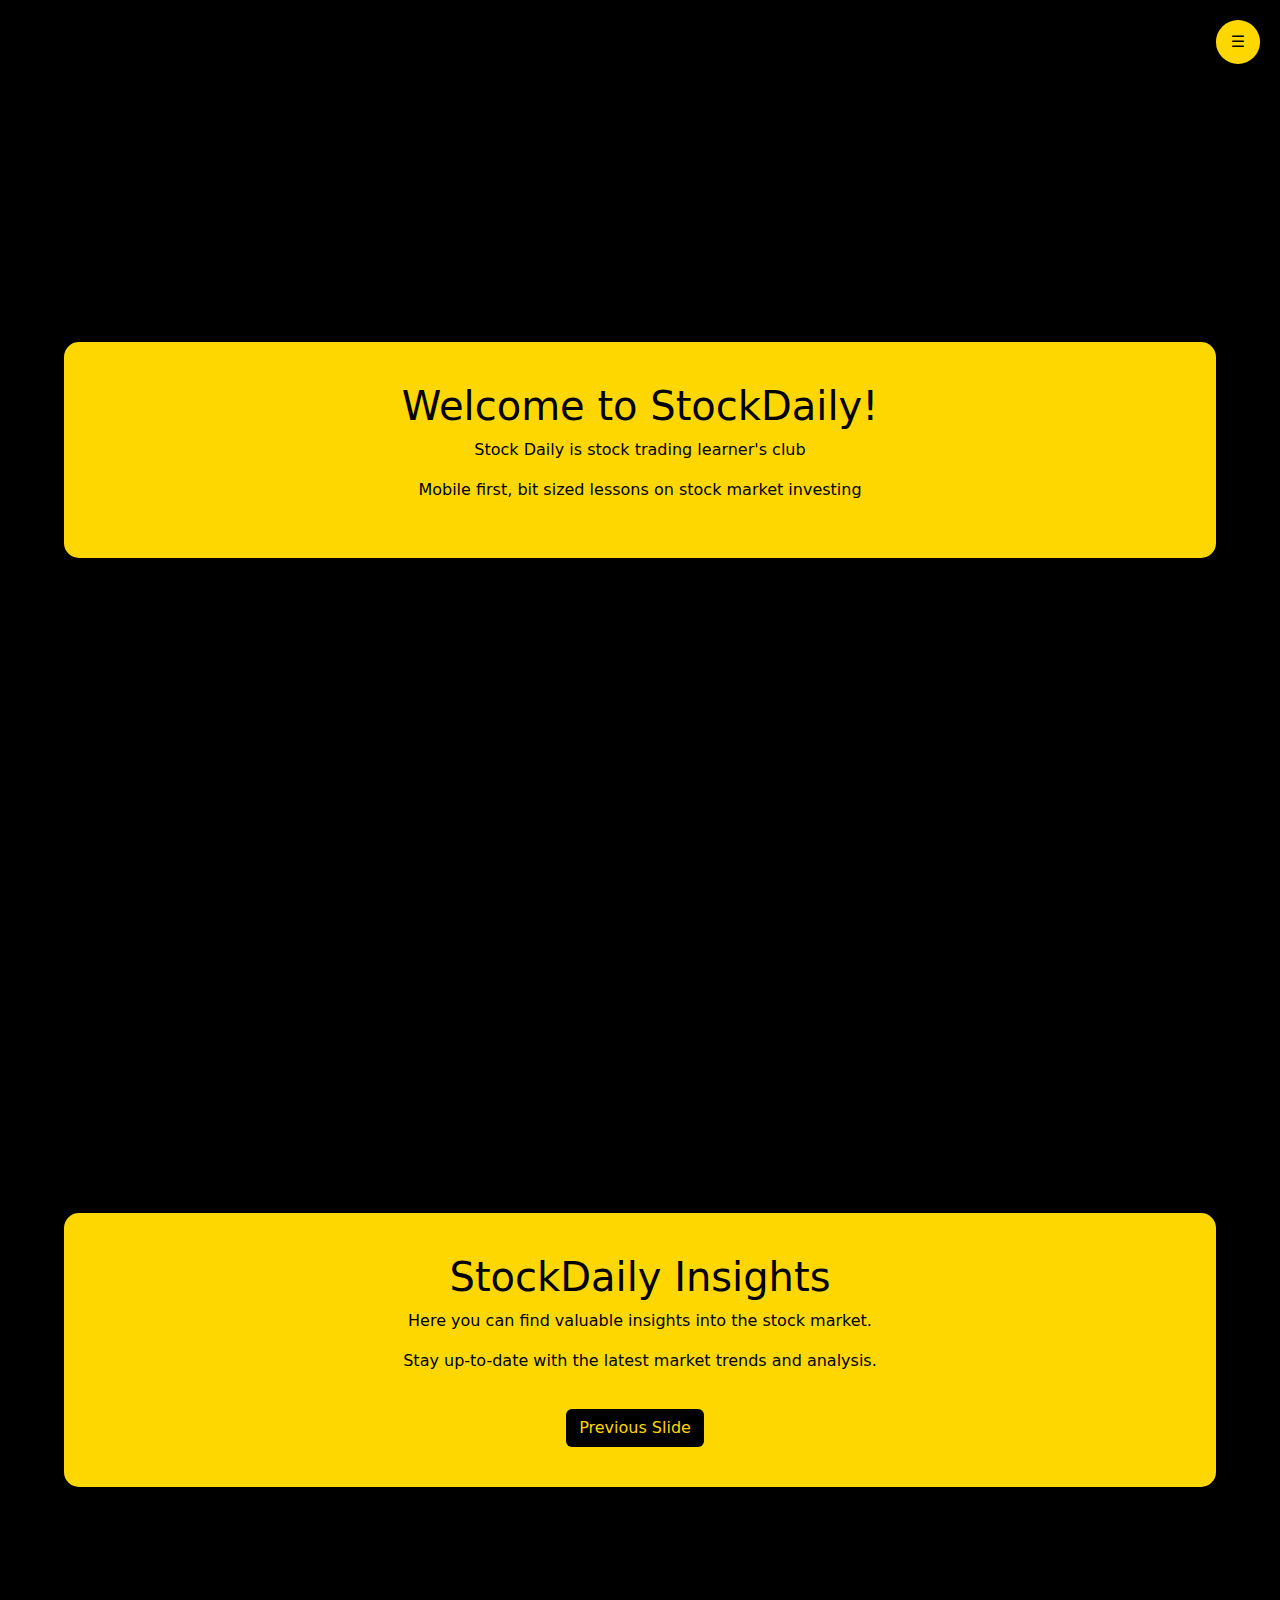
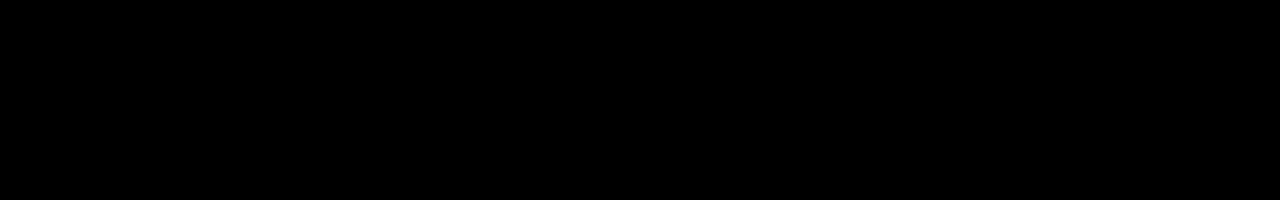
<file: index.html>
<!DOCTYPE html>
<html lang="en">
<head>
    <meta charset="UTF-8">
    <meta name="viewport" content="width=device-width, initial-scale=1.0">
    <title>Mobile Slide Page</title>
    <!-- Bootstrap 5 CSS -->
    <link href="https://cdn.jsdelivr.net/npm/bootstrap@5.3.0-alpha1/dist/css/bootstrap.min.css" rel="stylesheet">
    <!-- Custom CSS -->
    <link href="styles.css" rel="stylesheet">
</head>
<body>
<div class="g-signin2" data-onsuccess="onSignIn"></div>
    <!-- Menu Button -->
    <div class="menu-button" onclick="toggleMenu()">☰</div>

    <!-- Menu List -->
    <div class="menu-list" id="menuList"></div>

    <!-- Slides Container -->
    <div class="container-fluid d-flex justify-content-center align-items-center" style="height: 100vh;" id="slidesContainer">
        <!-- Slides will be dynamically generated here -->
    </div>

    <!-- Bootstrap JS (for responsiveness) -->
    <script src="https://cdn.jsdelivr.net/npm/bootstrap@5.3.0-alpha1/dist/js/bootstrap.bundle.min.js"></script>
<script src="https://apis.google.com/js/platform.js" async defer></script>
    <meta name="16325058706-st2l8u4r5o97dk5qph2tk5rd46sam4lc" content="16325058706-st2l8u4r5o97dk5qph2tk5rd46sam4lc.apps.googleusercontent.com">
    <!-- Embedded JSON Data and Custom JS for Slide Functionality -->
    <script>
        // JSON data for each slide
        const jsonData = [
            {
                "title": "Welcome to StockDaily!",
                "description": "Stock Daily is stock trading learner's club",
                "details": "Mobile first, bit sized lessons on stock market investing"
            },
            {

                "title": "Do you know how to differentiate a good stock from the bad one? We plan to teach you exactly that",
                "description": "Walk through the 10 most important terms and see yourself becoming a pro",
                "details": "Estimated time 2-3 minutes per term"
            },
            {
              "title_for_menu":"ROCE,ROE,EBITDA ...",
                "title": "Jargons of stock market",
                "description": "This is the second slide where you can continue to explore the app.",
                "details": "Explore advanced features and in-depth insights about the stock market."
            },
            {
                "title": "Fourth Slide Title",
                "description": "This is the second slide where you can continue to explore the app.",
                "details": "Explore advanced features and in-depth insights about the stock market."
            },
            {
                "title": "StockDaily Insights",
                "description": "Here you can find valuable insights into the stock market.",
                "details": "Stay up-to-date with the latest market trends and analysis."
            }
            // Add more slides here as needed
        ];

        function createSlides() {
            const slidesContainer = document.getElementById("slidesContainer");
            slidesContainer.innerHTML = ""; // Clear any existing content

            jsonData.forEach((slideData, index) => {
                const slideNumber = index + 1;

                // Create a new slide element
                const slideElement = document.createElement("div");
                slideElement.classList.add("slide");
                if (slideNumber === 1) slideElement.classList.add("active"); // Set the first slide as active

                slideElement.id = `slide${slideNumber}`;

                // Add slide content
                slideElement.innerHTML = `
                    <div class="main-box">
                        <h1>${slideData.title}</h1>
                        <p>${slideData.description}</p>
                        <p>${slideData.details}</p>
                        <div class="button-container">
                            ${slideNumber > 1 ? `<button class="btn btn-slide" onclick="nextSlide(${slideNumber - 1})">Previous Slide</button>` : ""}
                              
                        </div>
                    </div>
                `;

                slidesContainer.appendChild(slideElement);
            });
        }

        // function createMenu() {
        //     const menuList = document.getElementById("menuList");
        //     menuList.innerHTML = ""; // Clear any existing content
        //
        //     jsonData.forEach((slideData, index) => {
        //         const slideNumber = index + 1;
        //
        //         const menuItem = document.createElement("div");
        //         menuItem.classList.add("menu-item");
        //         menuItem.textContent = slideData.title_for_menu;
        //         menuItem.onclick = () => {
        //             nextSlide(slideNumber);
        //             toggleMenu(); // Close menu after selecting a slide
        //         };
        //
        //         menuList.appendChild(menuItem);
        //     });
        // }
        function createMenu() {
            const menuList = document.getElementById("menuList");
            menuList.innerHTML = ""; // Clear any existing content

            // Define the menu items and their corresponding HTML pages
            const menuItems = [
                { name: "Ratios ", page: "roce.html" },
                { name: "book summary", page: "books.html" },
                { name: "itemC", page: "itemC.html" }
            ];

            // Create menu items dynamically
            menuItems.forEach(item => {
                const menuItem = document.createElement("div");
                menuItem.classList.add("menu-item");
                menuItem.textContent = item.name;
                menuItem.onclick = () => {
                    window.location.href = item.page; // Navigate to the corresponding HTML page
                };

                menuList.appendChild(menuItem);
            });
        }

        function toggleMenu() {
            const menuList = document.getElementById("menuList");
            menuList.classList.toggle("active");
        }

        function nextSlide(slideNumber) {
            const slides = document.querySelectorAll('.slide');
            slides.forEach(slide => slide.classList.remove('active'));
            document.getElementById(`slide${slideNumber}`).classList.add('active');
        }

        // Initialize slides and menu on page load
        createSlides();
        createMenu();
    </script>

</body>
</html>
</file>
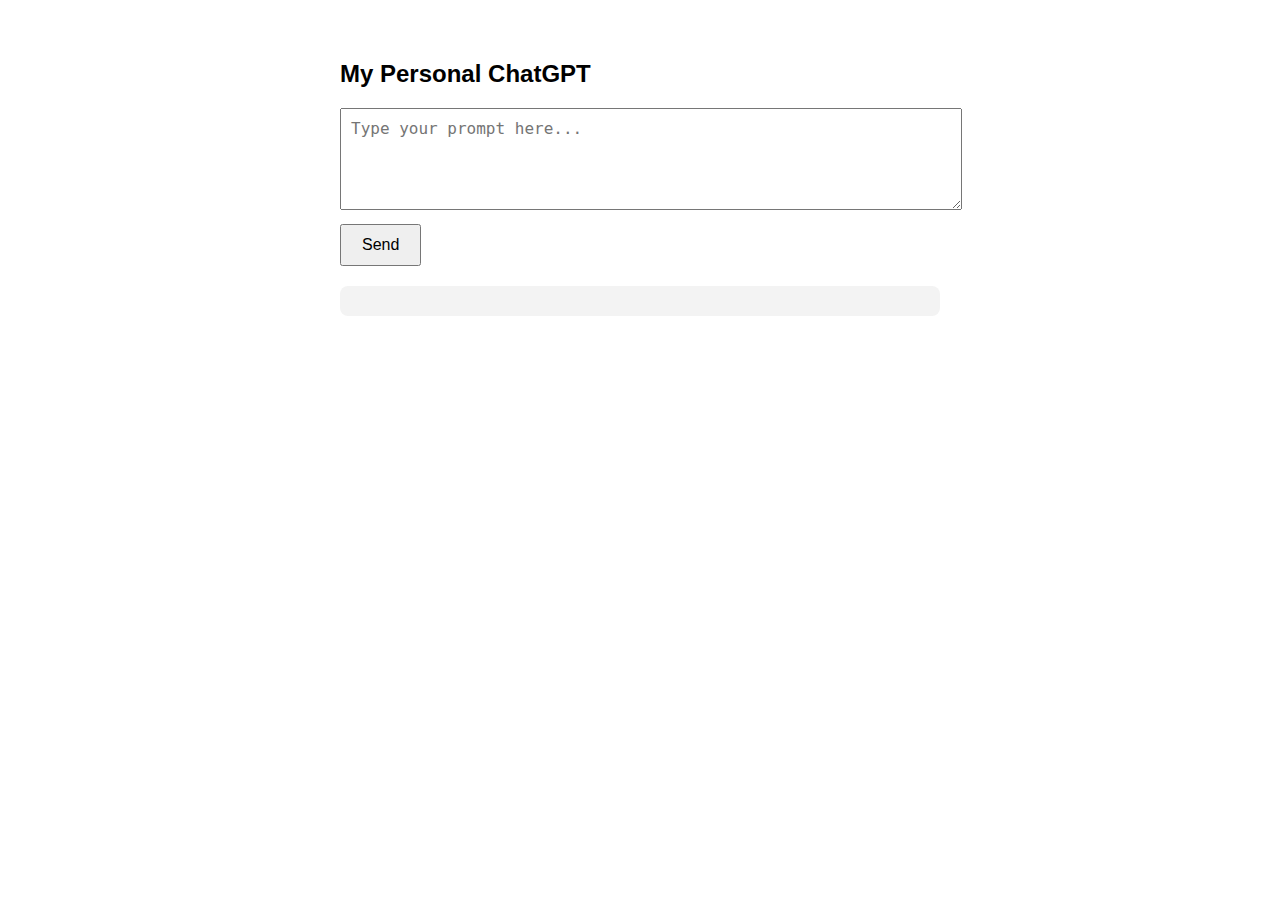
<file: allaboutvlsi.html>
<!DOCTYPE html>
<html lang="en">
<head>
  <meta charset="UTF-8" />
  <meta name="viewport" content="width=device-width, initial-scale=1.0"/>
  <title>My ChatGPT UI</title>
  <style>
    body {
      font-family: Arial, sans-serif;
      max-width: 600px;
      margin: 20px auto;
      padding: 20px;
    }
    textarea {
      width: 100%;
      height: 80px;
      padding: 10px;
      font-size: 16px;
    }
    button {
      padding: 10px 20px;
      margin-top: 10px;
      font-size: 16px;
      cursor: pointer;
    }
    #response {
      margin-top: 20px;
      white-space: pre-wrap;
      background-color: #f3f3f3;
      padding: 15px;
      border-radius: 8px;
    }
  </style>
</head>
<body>
  <h2>My Personal ChatGPT</h2>
  <textarea id="prompt" placeholder="Type your prompt here..."></textarea>
  <br/>
  <button onclick="sendToGPT()">Send</button>
  <div id="response"></div>

  <script>
    async function sendToGPT() {
      const prompt = document.getElementById('prompt').value;
      const responseBox = document.getElementById('response');
      responseBox.innerText = "Thinking...";

      //const apiKey = "YOUR_OPENAI_API_KEY";  // Replace with your API key
      const apiKey = 'sk-Z_O5tZV-_QoJEfPS-sBau0iwo_aMEH6e__e0BpezBmT3BlbkFJ5wJvchIJt3GLGkZb9T1SupAYs-nFkYBuXtZ8VTUUcA '
      const response = await fetch("https://api.openai.com/v1/chat/completions", {
        method: "POST",
        headers: {
          "Content-Type": "application/json",
          "Authorization": `Bearer ${apiKey}`
        },
        body: JSON.stringify({
          model: "gpt-3.5-turbo",
          messages: [{ role: "user", content: prompt }]
        })
      });

      const data = await response.json();
      if (data.choices && data.choices.length > 0) {
        responseBox.innerText = data.choices[0].message.content;
      } else {
        responseBox.innerText = "Something went wrong!";
      }
    }
  </script>
</body>
</html>
</file>
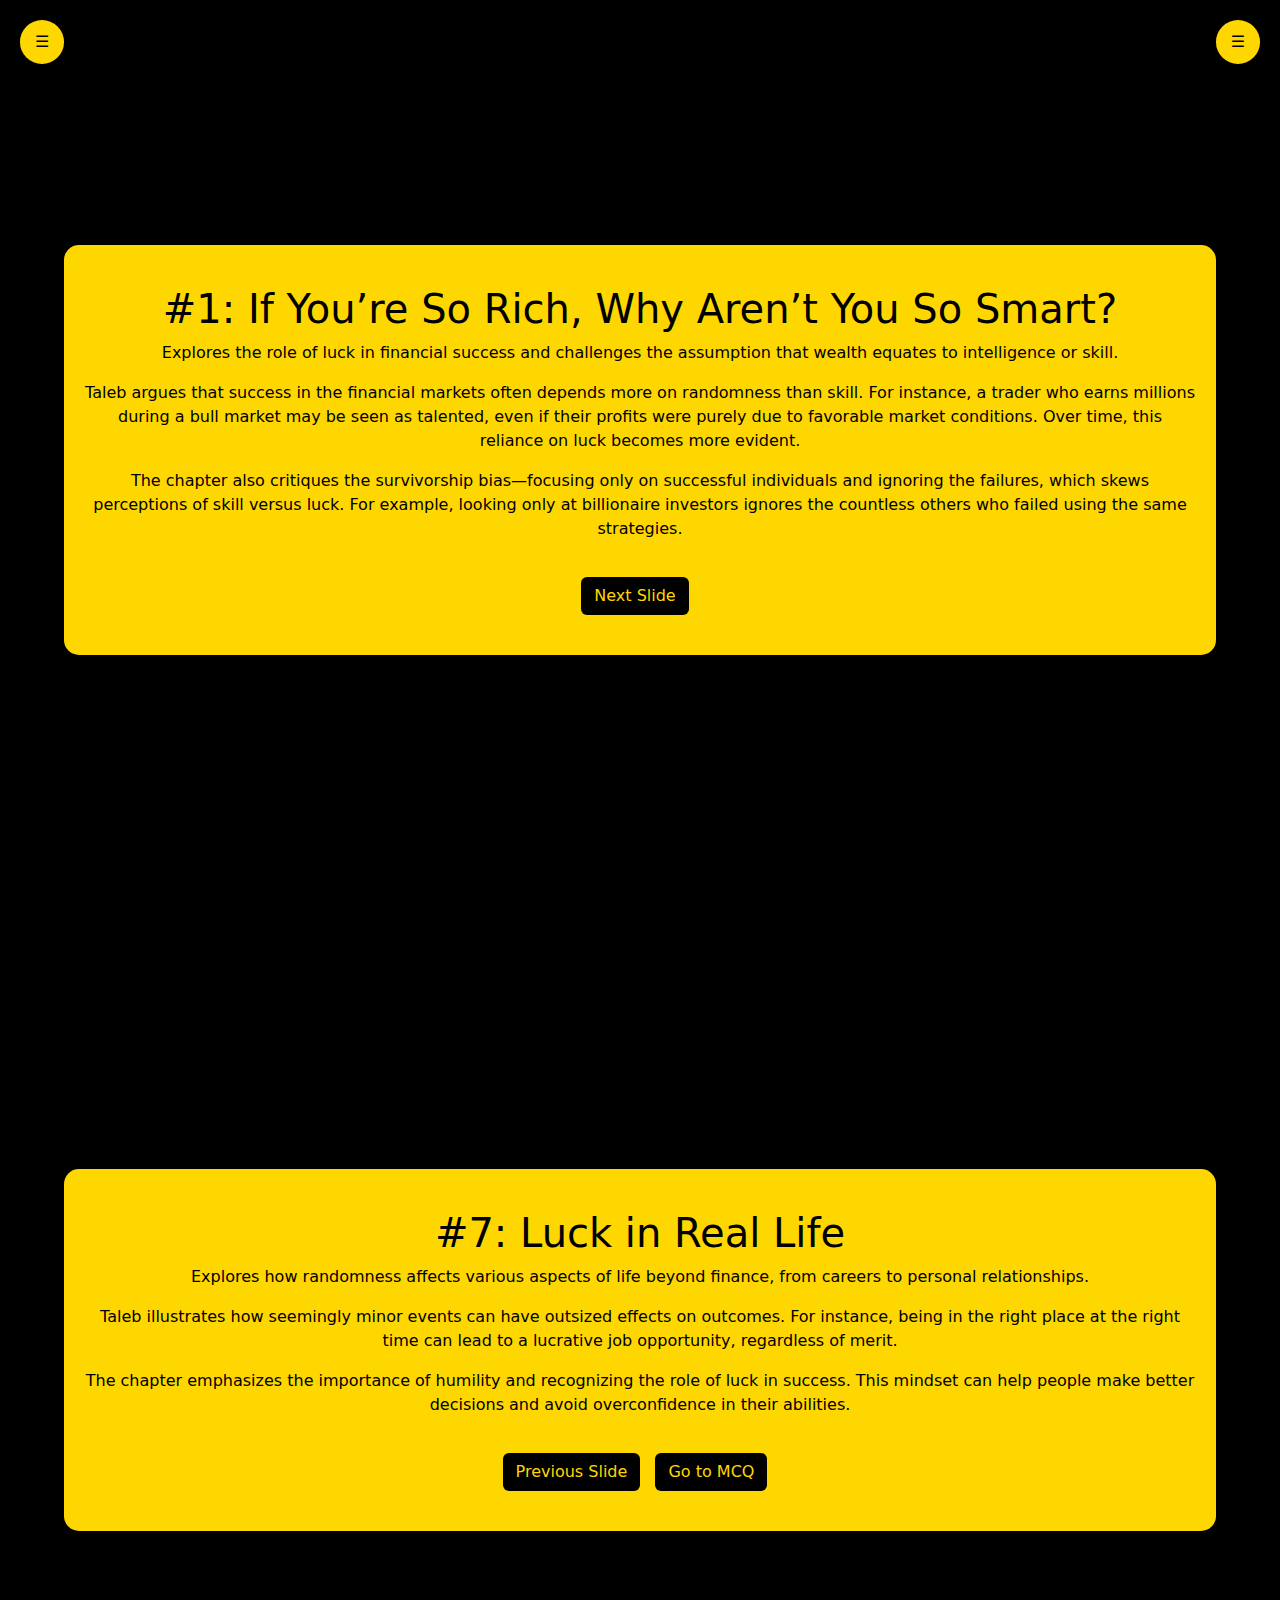
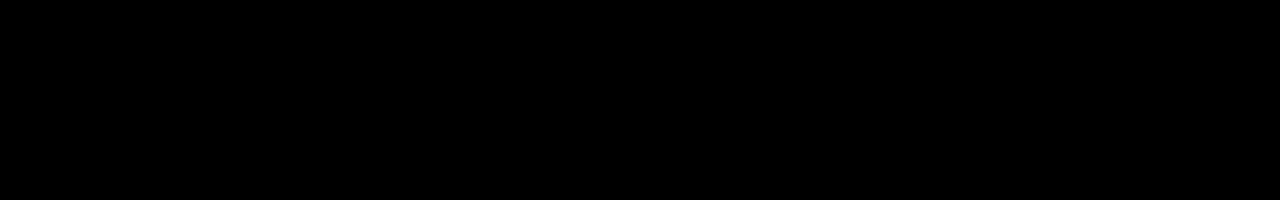
<file: book.html>
<!-- Seperate out menu - toogle from JavaScript -->
<!DOCTYPE html>
<html lang="en">
<head>
    <meta charset="UTF-8">
    <meta name="viewport" content="width=device-width, initial-scale=1.0">
    <title>Mobile Slide Page</title>
    <!-- Bootstrap 5 CSS -->
    <link href="https://cdn.jsdelivr.net/npm/bootstrap@5.3.0-alpha1/dist/css/bootstrap.min.css" rel="stylesheet">
    <!-- Custom CSS -->
    <link href="styles.css" rel="stylesheet">
    <style>
        /* CSS to ensure newlines are respected */
        #menuList {
            white-space: pre-line; /* Newlines will be rendered */
        }
    </style>
</head>
<body>

    <!-- Menu Button -->
    <div class="menu-button" onclick="toggleMenu()">☰</div>
<div class="menu-button-left" onclick="toggleMenuLeft()">☰</div>
    <!-- Menu List -->
    <div class="menu-list" id="menuList"></div>
  <div class="menu-list-left" id="menuListLeft"></div>
    <!-- Slides Container -->
    <div class="container-fluid d-flex justify-content-center align-items-center" style="height: 100vh;" id="slidesContainer">
        <!-- Slides will be dynamically generated here -->
    </div>

    <!-- Bootstrap JS (for responsiveness) -->
    <script src="https://cdn.jsdelivr.net/npm/bootstrap@5.3.0-alpha1/dist/js/bootstrap.bundle.min.js"></script>

    <!-- Embedded JSON Data and Custom JS for Slide Functionality -->
<script src="json.js"></script>
    <script src="toggle.js"></script>
    <script>
        // JSON data for each slide
        // function createMenu() {
        //     const menuList = document.getElementById("menuList");
        //     menuList.innerHTML = ""; // Clear any existing content
        //
        //     jsonData.forEach((slideData, index) => {
        //         const slideNumber = index + 1;
        //
        //         const menuItem = document.createElement("div");
        //         menuItem.classList.add("menu-item");
        //         menuItem.textContent = slideData.title_for_menu;
        //         menuItem.onclick = () => {
        //             nextSlide(slideNumber);
        //             toggleMenu(); // Close menu after selecting a slide
        //         };
        //
        //         menuList.appendChild(menuItem);
        //     });
        // }
//Create menus was Here

        // Initialize slides and menu on page load
      //  createSlides();
      createSlides(summary5);
      //createSlides(jsonData);
        createMenu();
        createMenuLeft();
    </script>

</body>
</html>
</file>
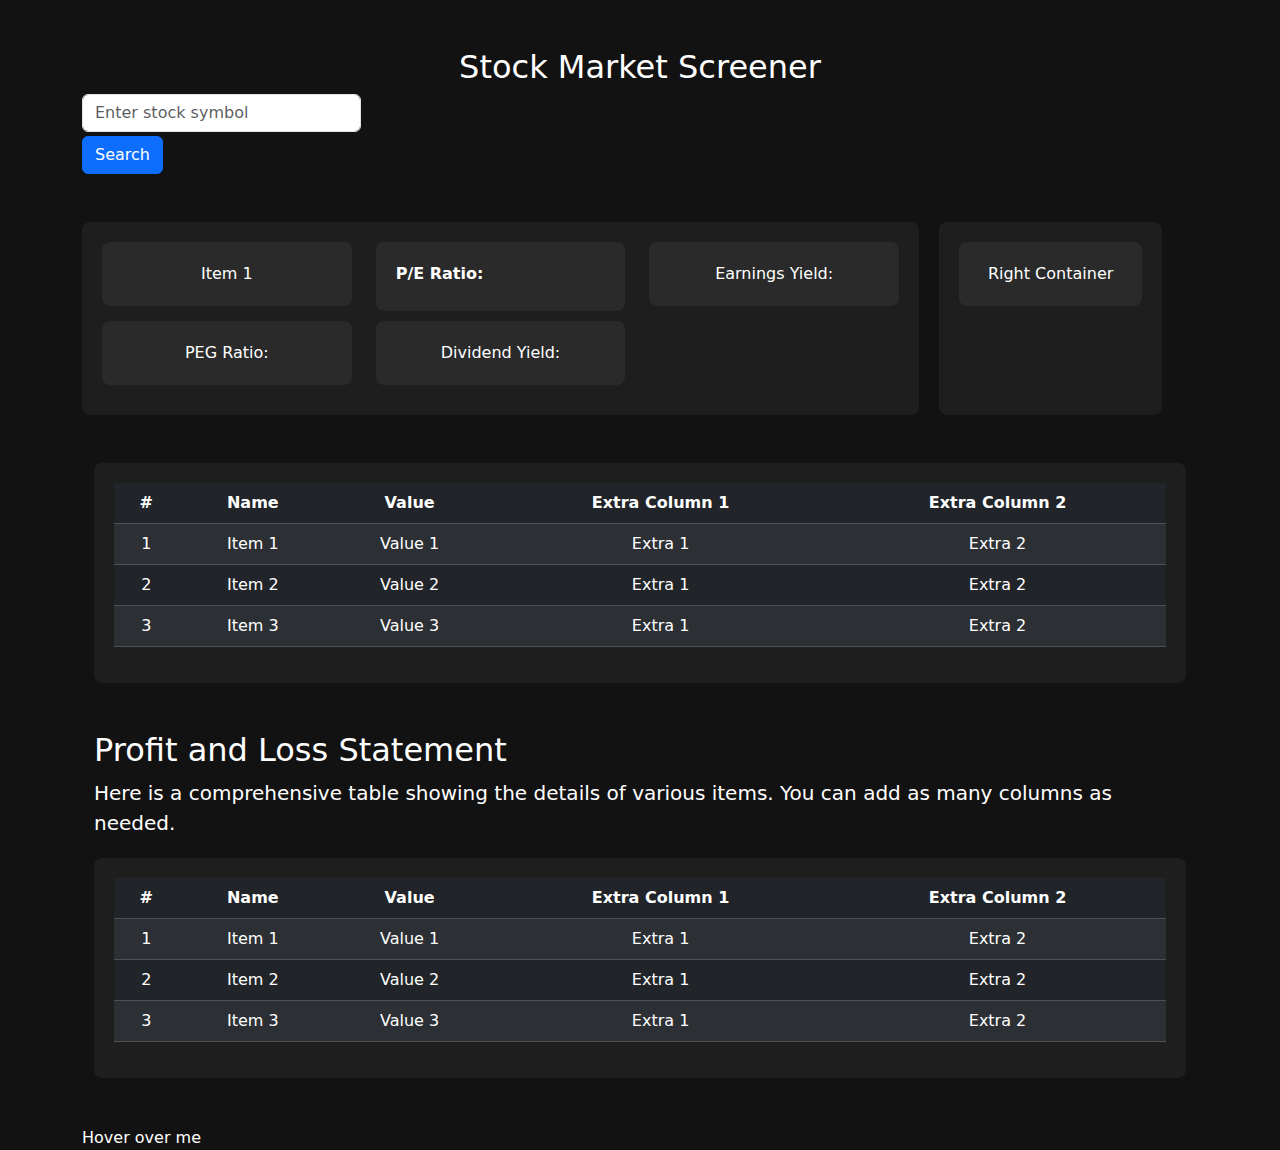
<file: index_gui_trial.html>
<!-- This code has working
1. one container divided into 3 columns and 1 container beside
2. Two tables
3. A hover over info box in solid yellow color -->
<!DOCTYPE html>
<html lang="en">
<head>
    <meta charset="UTF-8">
    <meta name="viewport" content="width=device-width, initial-scale=1.0">
    <title>Two Containers Layout</title>
    <link href="https://cdn.jsdelivr.net/npm/bootstrap@5.3.0/dist/css/bootstrap.min.css" rel="stylesheet">
<script type="text/javascript">
  async function loadLocalJSON() {
      try {
          const response1 = await fetch('data2.json'); // Fetch the local JSON file
          const data = await response1.json(); // Parse it as JSON
          console.log('Data loaded:', data); // Log the data to the console

          // Clear previous results
          document.getElementById('result2').innerHTML = '';

          // Loop through the JSON object and display each key-value pair
          for (const [key, value] of Object.entries(data)) {
              const paragraph = document.createElement('p');
              paragraph.innerText = `${key}: ${value}`;
              document.getElementById('result2').appendChild(paragraph);
          }

      } catch (error) {
          console.error('Error loading local JSON:', error);
          document.getElementById('result2').innerText = 'Error loading local JSON';
      }
  }
  async function fetchStockData() {
     const symbol = document.getElementById('symbol').value;
     console.log(`Fetching data for symbol: ${symbol}`);

     try {
         const response = await fetch(`http://localhost:5000/api/stock?symbol=${symbol}`);
         const data = await response.json();
         console.log('Response:', data);

         if (response.ok) {
           //document.getElementById('result').innerText = `Price of ${data."dividend_yield"}`;
             //document.getElementById('result').innerText = `Price of ${data.symbol}:`;
            // let resultText = `Data for ${symbol}:\n\n`;

             document.getElementById('result').innerText = `${data["PEG Ratio"]}`;

             document.getElementById('symbol').innerText = `${data["symbol"]}`;
//document.getElementById('market_price').innerText = `${data["Market Price"]}`;
document.getElementById('pe_ratio').innerText = `${data["P/E Ratio"]}`;
document.getElementById('earnings_yield').innerText = `${data["Earnings Yield"]}`;
document.getElementById('peg_ratio').innerText = `${data["PEG Ratio"]}`;
document.getElementById('dividend_yield').innerText = `${data["Dividend Yield"]}`;
document.getElementById('price_to_sales').innerText = `${data["Price to Sales"]}`;
document.getElementById('price_to_book').innerText = `${data["Price to Book Value"]}`;
document.getElementById('evebitda').innerText = `${data["EV/EBITDA"]}`;
document.getElementById('enterprise_value').innerText = `${data["Enterprise Value"]}`;
document.getElementById('industry_pe').innerText = `${data["Industry PE"]}`;
//document.getElementById('current_price').innerText = `${data["Current Price"]}`;
document.getElementById('market_cap').innerText = `${data["Market Capitalization"]}`;

            // document.getElementById('result').innerHTML = '';

             // Loop through the stock_info_json object and display each key-value pair
            /* for (const [key, value] of Object.entries(data)) {
                 const paragraph = document.createElement('p');
                 paragraph.innerText = `${key}: ${value}`;
                 document.getElementById('result').appendChild(paragraph);
             } */
            // document.getElementById('result').innerText = resultText;
         } else {
             document.getElementById('result').innerText = `Error: ${data.error}`;
         }
     } catch (error) {
         console.error('Error fetching stock data:', error);
         document.getElementById('result').innerText = 'Error fetching stock data';
     }
 }
 async function fetchIncome() {
    const symbol = document.getElementById('symbol').value;
    console.log(`Fetching data for symbol: ${symbol}`);

    try {
        const response = await fetch(`http://localhost:5000/api/stock?symbol=${symbol}`);
        const data = await response.json();
        console.log('Response:', data);

        if (response.ok) {
          const tableHeader = document.getElementById("table-header");
          const tableBody = document.getElementById("table-body");
          const columns = Object.keys(data);
          document.getElementById('income').innerText = `${columns}`;
          document.getElementById('income').innerText = `${data[0]["Basic Average Shares"]}`;
          const keys = Object.keys(data[0])
          console.log("Hello")
          console.log(keys)
          for (let item in data[0]) {
            console.log(item)
          }
          for (let item in data[0]) {
          const  tr = document.createElement("tr");

            const td = document.createElement("td");

            //console.log(`${item}: ${data[0][item]}`)
            td.innerText = `${item}`;
            tr.appendChild(td);
            tableBody.appendChild(tr);

          }


        } else {
            document.getElementById('result').innerText = `Error: ${data.error}`;
        }
    } catch (error) {
        console.error('Error fetching stock data:', error);
        document.getElementById('result').innerText = 'Error fetching stock data';
    }
}

async function fetchBalanceSheet() {
   const symbol = document.getElementById('symbol').value;
   console.log(`Fetching data for symbol: ${symbol}`);

   try {
       const response = await fetch(`http://localhost:5000/api/stock?symbol=${symbol}`);
       const data = await response.json();
       console.log('Response:', data);

       if (response.ok) {
         const tableHeader = document.getElementById("table-header");
         const tableBody = document.getElementById("table-body");
         const columns = Object.keys(data);
         document.getElementById('income').innerText = `${columns}`;
         document.getElementById('income').innerText = `${data[0]["Basic Average Shares"]}`;
         const keys = Object.keys(data[0])
         console.log("Hello")
         console.log(keys)
         for (let item in data[0]) {
           console.log(item)
         }
         for (let item in data[0]) {
         const  tr = document.createElement("tr");

           const td = document.createElement("td");

           //console.log(`${item}: ${data[0][item]}`)
           td.innerText = `${item}`;
           tr.appendChild(td);
           tableBody.appendChild(tr);

         }


       } else {
           document.getElementById('result').innerText = `Error: ${data.error}`;
       }
   } catch (error) {
       console.error('Error fetching stock data:', error);
       document.getElementById('result').innerText = 'Error fetching stock data';
   }
}
  window.fetchBalanceSheet = fetchBalanceSheet;
  window.fetchIncome = fetchIncome;
  window.fetchStockData = fetchStockData;
  //window.loadLocalJSON = loadLocalJSON;
</script>
    <style>
        body {
            background-color: #121212;
            color: #ffffff;
        }
        .container-left {
            background-color: #1e1e1e;
            padding: 20px;
            border-radius: 8px;
            //border: 150px;
            margin-right: 20px; /* Add spacing to the right */

        }
        .table-container {
                    background-color: #1e1e1e;
                    padding: 20px;
                    border-radius: 8px;
                    margin: 0 auto;
                    // this margin changes a lot of table gui
                }

                table {
                    background-color: #2a2a2a;
                    color: #ffffff;
                }

                th, td {
                    text-align: center;
                    vertical-align: middle;
                }

                th {
                    background-color: #333333;
                }

                tbody tr:nth-child(odd) {
                    background-color: #1a1a1a;
                }

                tbody tr:nth-child(even) {
                    background-color: #2a2a2a;
                }

                .table-responsive {
                    overflow-x: auto;
                }

                @media (max-width: 991.98px) {
                    .table-container {
                        padding: 10px;
                    }
                }
                .container-title {
            color: #ffffff;
            margin-bottom: 20px; /* Space between title and table */
        }
        .container-left {
            background-color: #1e1e1e;
            padding: 20px;
            border-radius: 8px;
            //border: 150px;
            margin-right: 20px; /* Add spacing to the right */

        }

        .container-right {
            background-color: #1e1e1e;
            padding: 20px;
            border-radius: 8px;
            //height: 100%; /* Adjust this to fit the height of the left container */

          //  margin-left:10px;
        }

        .item-box {
            background-color: #2a2a2a;
            padding: 20px;
            border-radius: 8px;
            text-align: center;
            margin-bottom: 10px; /* Reduce spacing between items */
        }

        @media (min-width: 992px) {
            .container-left {
                max-width: 75%;
                float: left; /* Align to the left */
            }

            .container-right {
                max-width: 20%;
                float: right; /* Align to the right */
            }
        }

        @media (max-width: 991.98px) {
            .container-left, .container-right {
                max-width: 100%; /* Full width on smaller screens */
                float: none; /* Reset float */
            }
        }
        .info-link {
            position: relative; /* Position relative for positioning the info box */
            color: #ffffff; /* Link color matches table font color */
            text-decoration: none; /* Remove underline from the link */
        }

        .info-link:hover .info-box {
            visibility: visible;
            opacity: 1;
            transform: translateY(0); /* Make the info box visible on hover */
        }

        .info-box {
            visibility: hidden;
            opacity: 0;
            background-color: #ffd301; /* Solid background color for info box */
            color: #000000; /* Text color inside info box */
            text-align: center;
            padding: 10px;
            border: 1px solid #000000; /* Solid border to make the box edged */
            position: absolute;
            bottom: 125%; /* Position the box above the link */
            left: 50%;
            transform: translateX(-50%);
            transition: opacity 0.3s, visibility 0.3s, transform 0.3s;
            white-space: nowrap; /* Prevent text from wrapping */
            z-index: 1000; /* Ensure the box is on top of other content */
        }

        .info-link:hover .info-box::after {
            content: '';
            position: absolute;
            top: 100%;
            left: 50%;
            transform: translateX(-50%);
            border-width: 5px;
            border-style: solid;
            border-color: #ffd301 transparent transparent transparent; /* Arrow color matches info box */
        }
        .key-value-pair {
    display: flex;
    justify-content: space-between;
    margin-bottom: 5px; /* Space between rows */
}

.key-value-pair .key {
    font-weight: bold;
    margin-right: 10px; /* Space between key and value */
}

.key-value-pair .value {
    text-align: right;
    flex-grow: 1; /* Ensures the value aligns to the right */
}
    </style>
</head>
<body>

<!-- TRIAL STARTS -->
<div class="container mt-5">
    <div class="row">
        <div class="col-md-12">
            <h2 class="text-center">Stock Market Screener</h2>
            <!-- <form onsubmit="event.preventDefault(); loadLocalJSON();"> -->
              <form onsubmit="event.preventDefault(); fetchBalanceSheet();">
<div class="form-row align-items-center">
    <div class="col-sm-3 my-1">
        <input type="text" id="symbol" class="form-control" placeholder="Enter stock symbol" />
    </div>
    <div class="col-auto my-1">
        <button type="submit" class="btn btn-primary">Search</button>
    </div>
</div>
</form>

<!-- TRIAL ENDS -->
<div class="container my-5">
    <div class="row">
        <!-- Left Container (3/4 width, with 3 partitions) -->
        <div class="container-left">
            <div class="row">
                <div class="col-md-4 col-sm-6">
                    <div class="item-box" id="result">Item 1</div>
                </div>
                <!-- <div class="col-md-4 col-sm-6">
                    <div class="item-box">
                      <div class="key-value-pair">
                        <div class="key">Name:</div>
                        <div class="value">John Doe</div>
                      </div>
                    </div>
                </div> -->
                <div class="col-md-4 col-sm-6">
                    <div class="item-box">
                      <div class="key-value-pair">
                      <div class="key">P/E Ratio:</div>
                      <div class="value" id="pe_ratio"></div>
</div>
                    </div>
                </div>
                <div class="col-md-4 col-sm-6">
                    <div class="item-box">
                      <div class="key">Earnings Yield:</div>
<div class="value" id="earnings_yield"></div>
                    </div>
                </div>
                <div class="col-md-4 col-sm-6">
                    <div class="item-box">
                      <div class="key">PEG Ratio:</div>
<div class="value" id="peg_ratio"></div>
                    </div>
                </div>
                <div class="col-md-4 col-sm-6">
                    <div class="item-box">
                      <div class="key">Dividend Yield:</div>
<div class="value" id="dividend_yield"></div>
                    </div>
                </div>
                <!-- Add more items as needed -->

            </div>

        </div>

        <!-- Right Container (1/4 width, no partitions) -->
        <div class="container-right">
            <div class="item-box">Right Container
            </div>
        </div>
    </div>
</div>
<div class="container my-5">
    <div class="row">
        <div class="col-lg-12">
            <div class="table-container">
                <div class="table-responsive">
                    <table class="table table-dark table-striped">
                        <thead>
                            <tr>
                                <!-- Example Column Headers -->
                                <th id= "income">#</th>
                                <th>Name</th>
                                <th>Value</th>
                                <th>Extra Column 1</th>
                                <th>Extra Column 2</th>
                                <!-- <th>Extra Column 2</th> -->

                                <!-- Add more headers as needed -->
                            </tr>
                        </thead>
                        <tbody>
                            <!-- Example Rows -->
                            <tr>
                                <td>1</td>
                                <td>Item 1</td>
                                <td>Value 1</td>
                                <td>Extra 1</td>
                                <td>Extra 2</td>

                                <!-- Add more columns as needed -->
                            </tr>

                            <tr>
                                <td>2</td>
                                <td>Item 2</td>
                                <td>Value 2</td>
                                <td>Extra 1</td>
                                <td>Extra 2</td>
                                <!-- Add more columns as needed -->
                            </tr>
                            <tr>
                                <td>3</td>
                                <td>Item 3</td>
                                <td>Value 3</td>
                                <td>Extra 1</td>
                                <td>Extra 2</td>
                                <!-- Add more columns as needed -->
                            </tr>
                            <!-- Add more rows as needed -->
                        </tbody>
                    </table>
                </div>
            </div>
        </div>
    </div>
</div>
<div class="container my-5">
    <div class="row">
        <div class="col-lg-12">
          <div class="container-title">
                <h2>Profit and Loss Statement</h2>
                <p class="lead">Here is a comprehensive table showing the details of various items. You can add as many columns as needed.</p>
            </div>
            <div class="table-container">
                <div class="table-responsive">
                    <table class="table table-dark table-striped">
                        <thead>
                            <tr>
                                <!-- Example Column Headers -->
                                <th>#</th>
                                <th>Name</th>
                                <th>Value</th>
                                <th>Extra Column 1</th>
                                <th>Extra Column 2</th>
                                <!-- <th>Extra Column 2</th> -->

                                <!-- Add more headers as needed -->
                            </tr>
                        </thead>
                        <tbody>
                            <!-- Example Rows -->
                            <tr>
                                <td>1</td>
                                <td>Item 1</td>
                                <td>Value 1</td>
                                <td>Extra 1</td>
                                <td>Extra 2</td>

                                <!-- Add more columns as needed -->
                            </tr>

                            <tr>
                                <td>2</td>
                                <td>Item 2</td>
                                <td>Value 2</td>
                                <td>Extra 1</td>
                                <td>Extra 2</td>
                                <!-- Add more columns as needed -->
                            </tr>
                            <tr>
                                <td>3</td>
                                <td>Item 3</td>
                                <td>Value 3</td>
                                <td>Extra 1</td>
                                <td>Extra 2</td>
                                <!-- Add more columns as needed -->
                            </tr>
                            <!-- Add more rows as needed -->
                        </tbody>
                    </table>
                </div>
            </div>
        </div>
    </div>
</div>

<table id="financials-table">
    <thead>
        <tr id="table-header">
            <!-- Headers will be added dynamically -->
        </tr>
    </thead>
    <tbody id="table-body">
        <!-- Data will be added dynamically -->
    </tbody>
</table>
<a href="#" class="info-link">
                Hover over me
                <div class="info-box">
                    This is the info box!
                </div>
            </a>
</body>
</html>
</file>
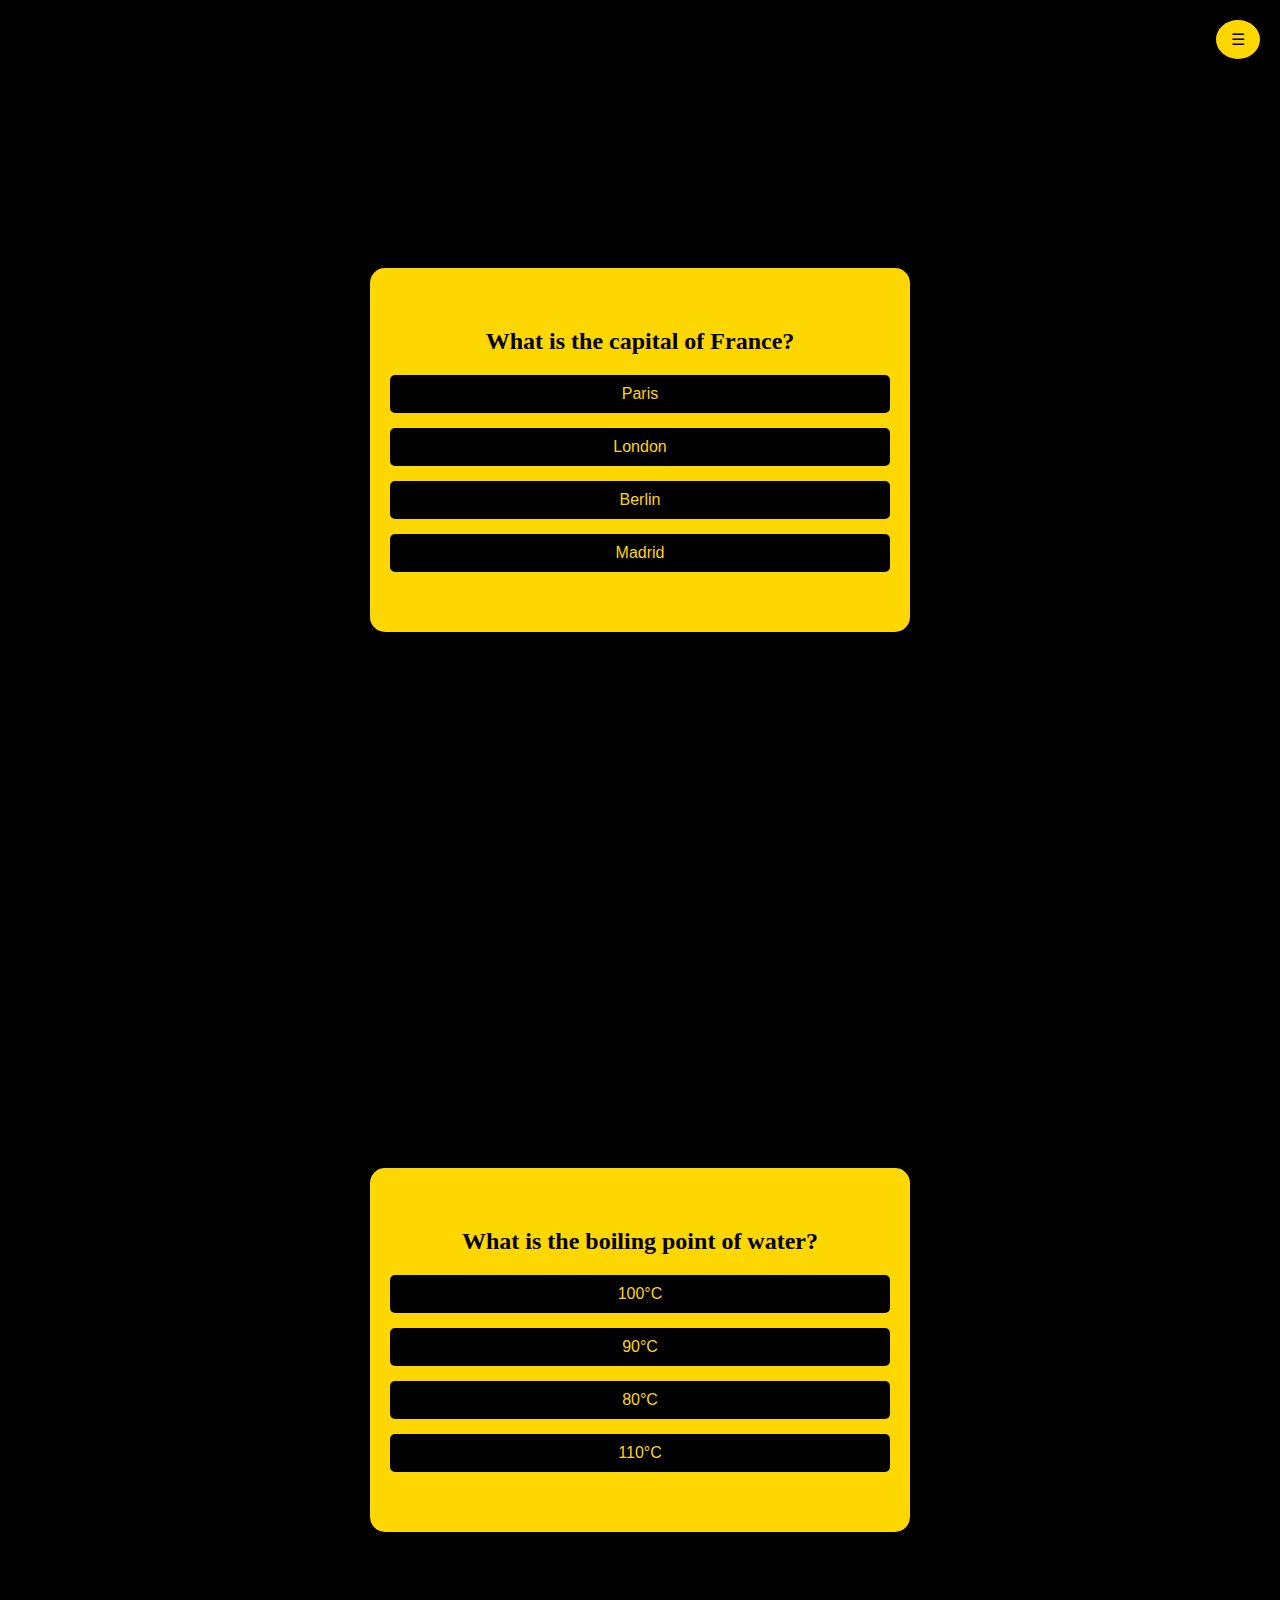
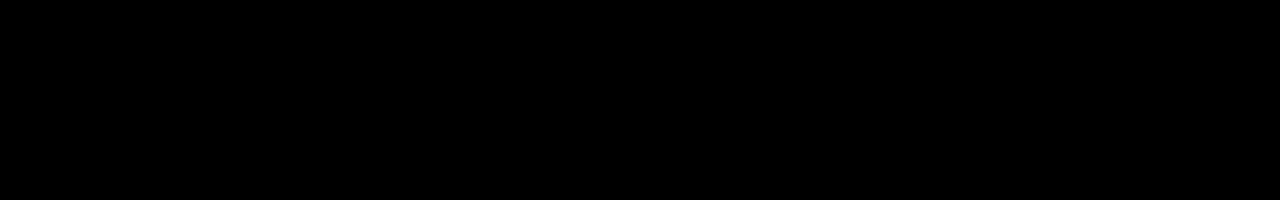
<file: mcq.html>
<!DOCTYPE html>
<html lang="en">
<head>
    <meta charset="UTF-8">
    <meta name="viewport" content="width=device-width, initial-scale=1.0">
    <title>MCQ Quiz</title>
    <style>
        body, html {
            height: 100%;
            margin: 0;
            background-color: #000;
        }

        .slide {
            position: absolute;
            bottom: -100%;
            width: 100%;
            height: 100vh;
            background-color: #000;
            display: flex;
            justify-content: center;
            align-items: center;
            transition: bottom 0.5s ease;
            z-index: 1;
            padding: 20px; /* Add spacing around slide boundaries */
            box-sizing: border-box;
        }

        .active {
            bottom: 0;
            z-index: 10;
        }

        .main-box {
            width: 100%;
            max-width: 500px;
            height: auto;
            background-color: #FFD700;
            color: #000;
            padding: 40px 20px;
            border-radius: 15px;
            text-align: center;
            position: relative;
            box-shadow: 0px 4px 8px rgba(0, 0, 0, 0.3); /* Add subtle shadow for better visuals */
        }

        .options {
            display: flex;
            flex-direction: column;
            gap: 15px;
            margin-top: 20px;
        }

        .btn-slide {
            background-color: #000;
            color: #FFD700;
            border: none;
            padding: 10px 15px;
            cursor: pointer;
            text-align: center;
            border-radius: 5px;
            font-size: 16px;
        }

        .btn-slide:hover {
            background-color: #FFD700;
            color: #000;
        }

        .feedback {
            margin-top: 20px;
            font-size: 18px;
        }

        /* Menu Styling */
        .menu-button {
            position: fixed;
            top: 20px;
            right: 20px;
            background-color: #FFD700;
            color: #000;
            padding: 10px 15px;
            border-radius: 50%;
            cursor: pointer;
            z-index: 20;
        }

        .menu-list {
            position: fixed;
            top: 70px;
            right: 20px;
            background-color: #333;
            border-radius: 10px;
            display: none;
            padding: 10px;
            z-index: 20;
        }

        .menu-list.active {
            display: block;
        }

        .menu-item {
            color: #FFD700;
            padding: 5px 15px;
            cursor: pointer;
            text-align: center;
            text-decoration: none;
        }

        .menu-item:hover {
            background-color: #555;
        }
    </style>
</head>
<body>
    <div class="menu-button" onclick="toggleMenu()">☰</div>
    <div class="menu-list" id="menuList"></div>

    <div id="slides"></div>

    <script>
        // MCQ data
        const mcqData = [
            {
                question: "What is the capital of France?",
                options: ["Paris", "London", "Berlin", "Madrid"],
                answer: "Paris"
            },
            {
                question: "Which planet is known as the Red Planet?",
                options: ["Earth", "Mars", "Jupiter", "Venus"],
                answer: "Mars"
            },
            {
                question: "What is the boiling point of water?",
                options: ["100°C", "90°C", "80°C", "110°C"],
                answer: "100°C"
            }
        ];

        let currentSlide = 0;
        let score = 0;

        // Generate slides dynamically
        function generateSlides() {
            const slidesContainer = document.getElementById('slides');
            slidesContainer.innerHTML = '';

            mcqData.forEach((mcq, index) => {
                const slide = document.createElement('div');
                slide.className = 'slide' + (index === 0 ? ' active' : '');
                slide.id = `slide-${index}`;

                const mainBox = document.createElement('div');
                mainBox.className = 'main-box';

                const question = document.createElement('h2');
                question.textContent = mcq.question;
                mainBox.appendChild(question);

                const options = document.createElement('div');
                options.className = 'options';

                mcq.options.forEach(option => {
                    const button = document.createElement('button');
                    button.className = 'btn-slide';
                    button.textContent = option;
                    button.onclick = () => checkAnswer(option, mcq.answer, index);
                    options.appendChild(button);
                });

                const feedback = document.createElement('p');
                feedback.className = 'feedback';
                feedback.id = `feedback-${index}`;
                mainBox.appendChild(options);
                mainBox.appendChild(feedback);

                slide.appendChild(mainBox);
                slidesContainer.appendChild(slide);
            });

            generateMenu();
        }

        // Generate menu dynamically
        function generateMenu() {
            const menuList = document.getElementById('menuList');
            menuList.innerHTML = '';

            mcqData.forEach((mcq, index) => {
                const menuItem = document.createElement('div');
                menuItem
                menuItem.textContent = `Slide ${index + 1}`;
                menuItem.onclick = () => goToSlide(index);
                menuList.appendChild(menuItem);
            });
        }

        // Check if the answer is correct
        function checkAnswer(selectedOption, correctAnswer, index) {
            const feedback = document.getElementById(`feedback-${index}`);
            if (selectedOption === correctAnswer) {
                feedback.textContent = `🎉 Yippee!! That's correct!`;
                score++;
                setTimeout(() => goToNextSlide(), 1000);
            } else {
                feedback.textContent = `Oops!! Let's try again.`;
            }
        }

        // Go to the next slide
        function goToNextSlide() {
            if (currentSlide < mcqData.length - 1) {
                goToSlide(currentSlide + 1);
            } else {
                showFinalScore();
            }
        }

        // Go to a specific slide
        function goToSlide(index) {
            document.getElementById(`slide-${currentSlide}`).classList.remove('active');
            currentSlide = index;
            document.getElementById(`slide-${currentSlide}`).classList.add('active');
        }

        // Show final score
        function showFinalScore() {
            const slidesContainer = document.getElementById('slides');
            slidesContainer.innerHTML = `
                <div class="slide active">
                    <div class="main-box">
                        <h2>Your Score: ${score}/${mcqData.length}</h2>
                        <p>Thank you for playing the quiz!</p>
                    </div>
                </div>
            `;
        }

        // Toggle menu visibility
        function toggleMenu() {
            const menuList = document.getElementById('menuList');
            menuList.classList.toggle('active');
        }

        // Initialize the slides and menu
        generateSlides();
    </script>
</body>
</html>
</file>
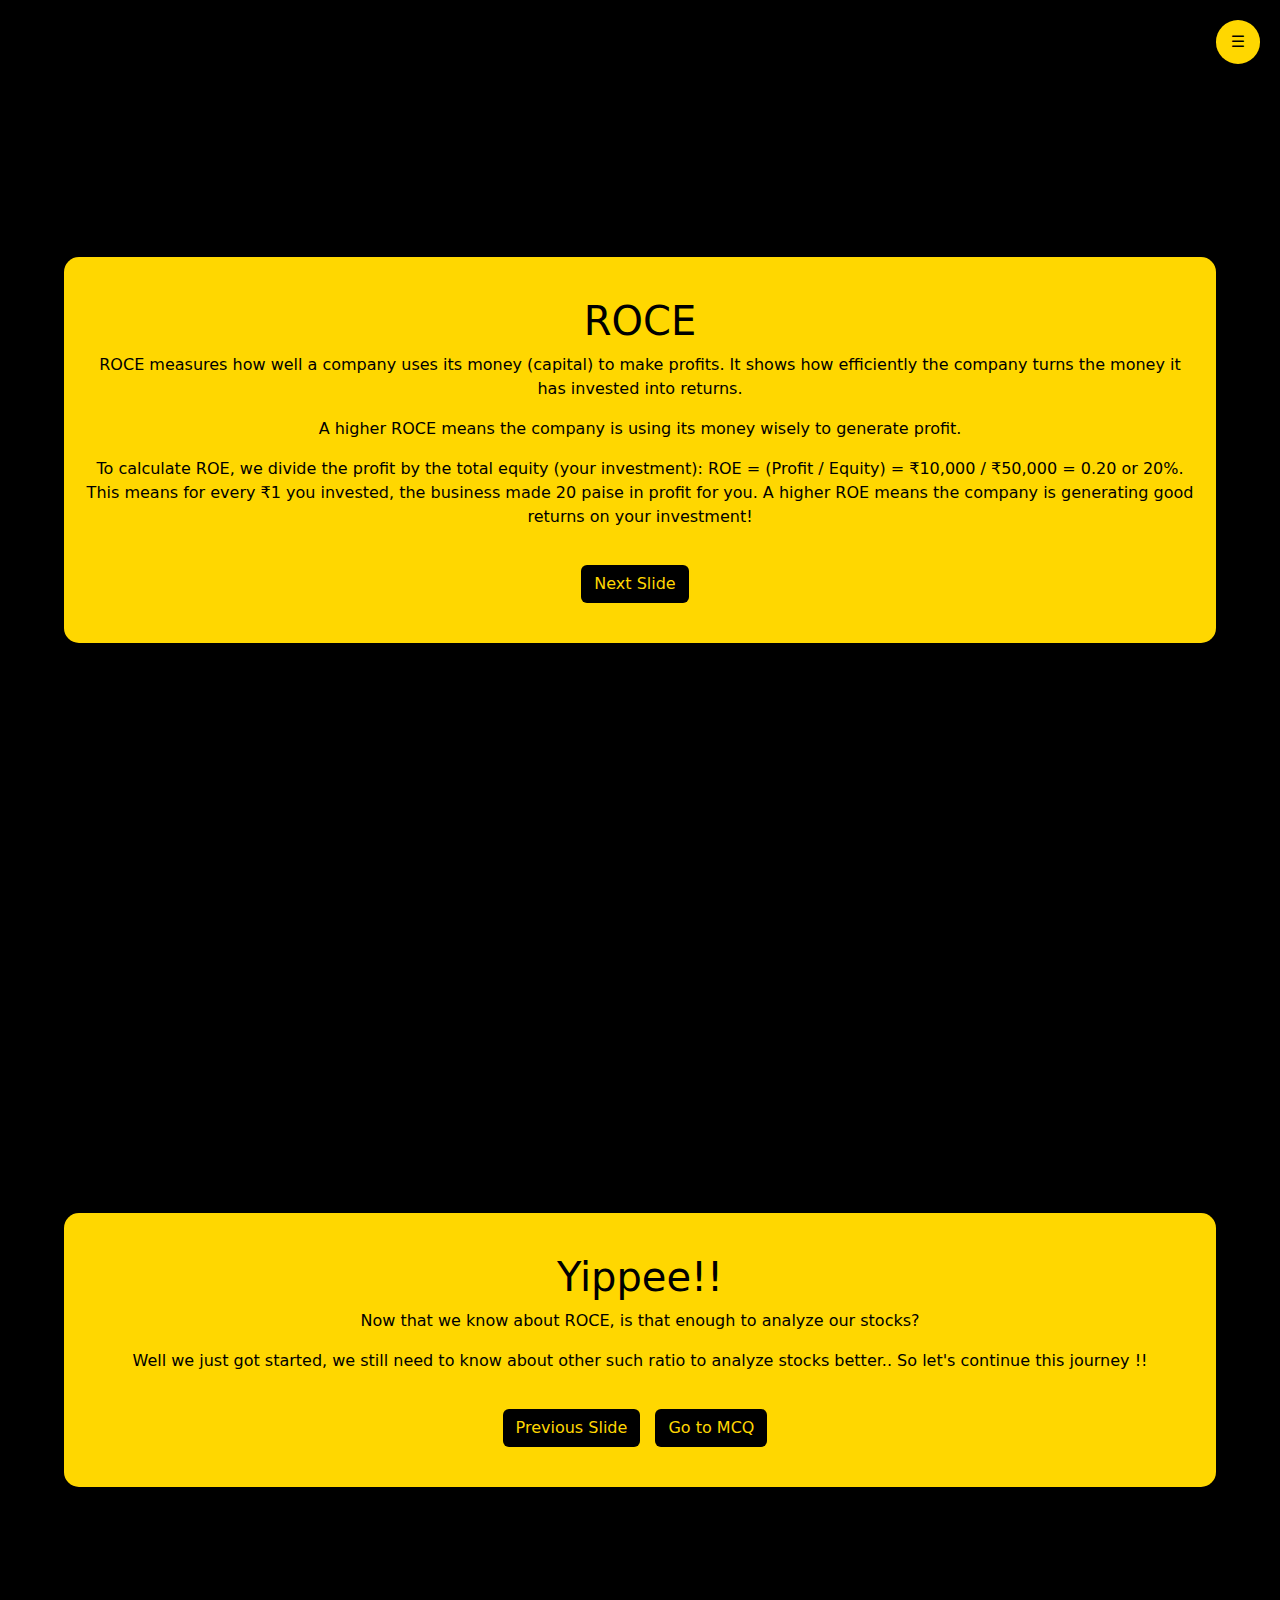
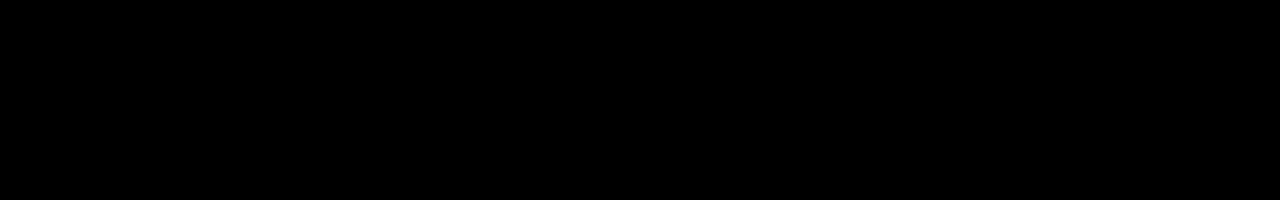
<file: roce.html>
<!DOCTYPE html>
<html lang="en">
<head>
    <meta charset="UTF-8">
    <meta name="viewport" content="width=device-width, initial-scale=1.0">
    <title>Mobile Slide Page</title>
    <!-- Bootstrap 5 CSS -->
    <link href="https://cdn.jsdelivr.net/npm/bootstrap@5.3.0-alpha1/dist/css/bootstrap.min.css" rel="stylesheet">
    <!-- Custom CSS -->
    <link href="styles.css" rel="stylesheet">
</head>
<body>

    <!-- Menu Button -->
    <div class="menu-button" onclick="toggleMenu()">☰</div>

    <!-- Menu List -->
    <div class="menu-list" id="menuList"></div>

    <!-- Slides Container -->
    <div class="container-fluid d-flex justify-content-center align-items-center" style="height: 100vh;" id="slidesContainer">
        <!-- Slides will be dynamically generated here -->
    </div>

    <!-- Bootstrap JS (for responsiveness) -->
    <script src="https://cdn.jsdelivr.net/npm/bootstrap@5.3.0-alpha1/dist/js/bootstrap.bundle.min.js"></script>

    <!-- Embedded JSON Data and Custom JS for Slide Functionality -->
    <script>
        // JSON data for each slide
        const jsonData = [
            {
                "title_for_menu":"ROCE",
                "title": "ROCE",
                "description": "ROCE measures how well a company uses its money (capital) to make profits.\n It shows how efficiently the company turns the money it has invested into returns. ",
                "description2":"A higher ROCE means the company is using its money wisely to generate profit.",
"description3":"Let’s say you invested ₹50,000 in your friend’s business as a shareholder. \n After one year, the business makes a profit of ₹10,000.",
                "details": "\n To calculate ROE, we divide the profit by the total equity (your investment):\n ROE = (Profit / Equity) = ₹10,000 / ₹50,000 = 0.20 or 20%.\nThis means for every ₹1 you invested, the business made 20 paise in profit for you. A higher ROE means the company is generating good returns on your investment!"
            },
            {
              "title_for_menu":"Eg : TCS",
                "title": "Example 1: TCS<sup>*<sup>",
                "description": "EBIT(Earnings before Tax): ₹60,000 crore (approx.)\n Capital Employed(amount company has invested): ₹200,000 crore (approx.) \n ",
                "description2": "ROCE=(60,000 / 200,000)×100=30% \n",
                "details": "Analysis:TCS has a high ROCE of 30%, indicating strong efficiency in generating profits from its capital base, typical for IT service giants."
            },
            {
              "title_for_menu":"Eg : HUL",
                "title": "Eg : HUL<sup>*<sup>",
                "description": "Hindustan Unilever (HUL)\nEBIT: ₹10,000 crore (approx.)\nCapital Employed: ₹40,000 crore (approx.)\n",
  "description2": "ROCE = (10,000 / 40,000) × 100 = 25%",
              "details":"Analysis: HUL demonstrates a healthy ROCE of 25%, common for consumer goods companies with strong brand value."
            },
            {
              "title_for_menu":"Eg : Maruti Suzuki",
                "title": "Maruti Suzuki <sup>*<sup>",
                "description": "Maruti Suzuki\nEBIT: ₹12,000 crore (approx.)\nCapital Employed: ₹50,000 crore (approx.)\n",
  "description2": "ROCE = (12,000 / 50,000) × 100 = 24%",
                "details": "Analysis: Maruti Suzuki shows a solid ROCE of 24%, reflecting effective use of capital in the automobile industry."
            },
            {
                "title": "Yippee!!",
                "description": "Now that we know about ROCE, is that enough to analyze our stocks?",
                "description2":"",
                "details": "Well we just got started, we still need to know about other such ratio to analyze stocks better.. So let's continue this journey !!"
            }
            // Add more slides here as needed
        ];

        function createSlides() {
            const slidesContainer = document.getElementById("slidesContainer");
            slidesContainer.innerHTML = ""; // Clear any existing content

            jsonData.forEach((slideData, index) => {
                const slideNumber = index + 1;

                // Create a new slide element
                const slideElement = document.createElement("div");
                slideElement.classList.add("slide");
                if (slideNumber === 1) slideElement.classList.add("active"); // Set the first slide as active

                slideElement.id = `slide${slideNumber}`;

                // Add slide content
                slideElement.innerHTML = `
                    <div class="main-box">
                        <h1>${slideData.title}</h1>
                        <p>${slideData.description}</p>
                        <p>${slideData.description2}</p>

                        <p>${slideData.details}</p>
                        <div class="button-container">
                            ${slideNumber > 1 ? `<button class="btn btn-slide" onclick="nextSlide(${slideNumber - 1})">Previous Slide</button>` : ""}
                            ${slideNumber < jsonData.length ?
                              `<button class="btn btn-slide" onclick="nextSlide(${slideNumber + 1})">Next Slide</button>` :
                              `<button class="btn btn-slide" onclick="window.location.href='mcq5.html'">Go to MCQ</button>`}
                        </div>
                    </div>
                `;

                slidesContainer.appendChild(slideElement);
            });
        }

        function createMenu() {
            const menuList = document.getElementById("menuList");
            menuList.innerHTML = ""; // Clear any existing content

            jsonData.forEach((slideData, index) => {
                const slideNumber = index + 1;

                const menuItem = document.createElement("div");
                menuItem.classList.add("menu-item");
                menuItem.textContent = slideData.title_for_menu;
                menuItem.onclick = () => {
                    nextSlide(slideNumber);
                    toggleMenu(); // Close menu after selecting a slide
                };

                menuList.appendChild(menuItem);
            });
        }

        function toggleMenu() {
            const menuList = document.getElementById("menuList");
            menuList.classList.toggle("active");
        }

        function nextSlide(slideNumber) {
            const slides = document.querySelectorAll('.slide');
            slides.forEach(slide => slide.classList.remove('active'));
            document.getElementById(`slide${slideNumber}`).classList.add('active');
        }

        // Initialize slides and menu on page load
        createSlides();
        createMenu();
    </script>

</body>
</html>
</file>
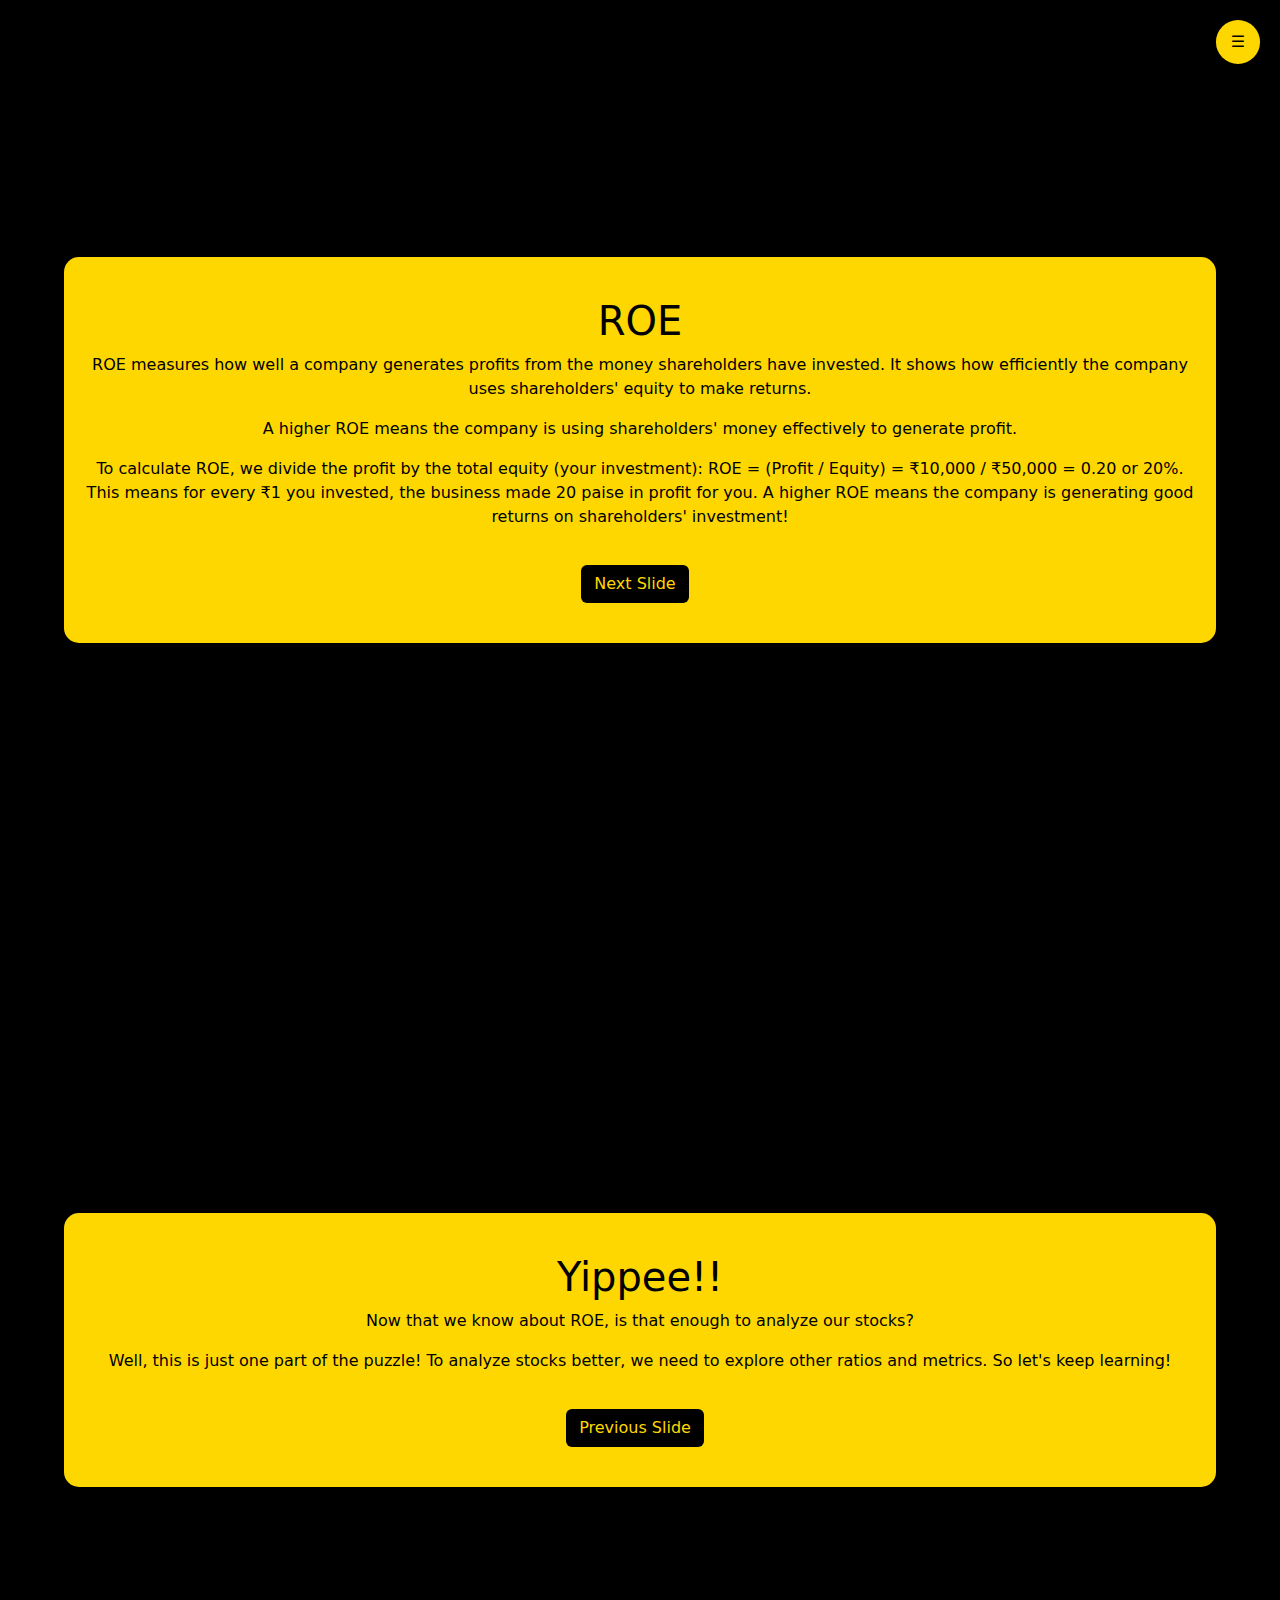
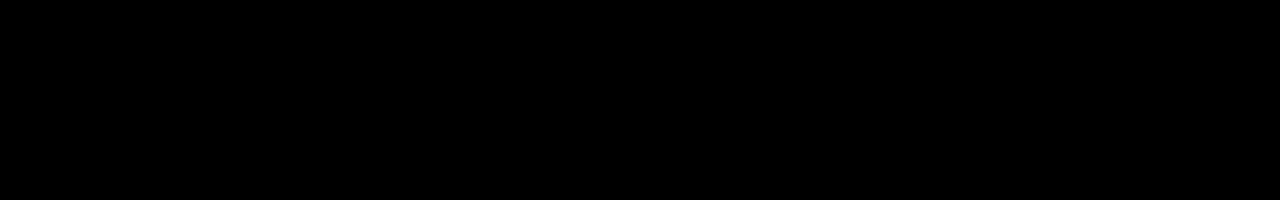
<file: roe.html>
<!DOCTYPE html>
<html lang="en">
<head>
    <meta charset="UTF-8">
    <meta name="viewport" content="width=device-width, initial-scale=1.0">
    <title>Mobile Slide Page</title>
    <!-- Bootstrap 5 CSS -->
    <link href="https://cdn.jsdelivr.net/npm/bootstrap@5.3.0-alpha1/dist/css/bootstrap.min.css" rel="stylesheet">
    <!-- Custom CSS -->
    <link href="styles.css" rel="stylesheet">
</head>
<body>

    <!-- Menu Button -->
    <div class="menu-button" onclick="toggleMenu()">☰</div>

    <!-- Menu List -->
    <div class="menu-list" id="menuList"></div>

    <!-- Slides Container -->
    <div class="container-fluid d-flex justify-content-center align-items-center" style="height: 100vh;" id="slidesContainer">
        <!-- Slides will be dynamically generated here -->
    </div>

    <!-- Bootstrap JS (for responsiveness) -->
    <script src="https://cdn.jsdelivr.net/npm/bootstrap@5.3.0-alpha1/dist/js/bootstrap.bundle.min.js"></script>

    <!-- Embedded JSON Data and Custom JS for Slide Functionality -->
    <script>
        // JSON data for each slide
        const jsonData = [
    {
        "title_for_menu": "ROE",
        "title": "ROE",
        "description": "ROE measures how well a company generates profits from the money shareholders have invested.\n It shows how efficiently the company uses shareholders' equity to make returns.",
        "description2": "A higher ROE means the company is using shareholders' money effectively to generate profit.",
        "description3": "Let’s say you invested ₹50,000 in your friend’s business as a shareholder.\n After one year, the business makes a profit of ₹10,000.",
        "details": "\nTo calculate ROE, we divide the profit by the total equity (your investment):\nROE = (Profit / Equity) = ₹10,000 / ₹50,000 = 0.20 or 20%.\nThis means for every ₹1 you invested, the business made 20 paise in profit for you. A higher ROE means the company is generating good returns on shareholders' investment!"
    },
    {
        "title_for_menu": "Eg : TCS",
        "title": "Example 1: TCS<sup>*<sup>",
        "description": "Net Profit (Profit available to shareholders): ₹40,000 crore (approx.)\n Shareholders' Equity (amount shareholders have invested): ₹150,000 crore (approx.)\n",
        "description2": "ROE = (40,000 / 150,000) × 100 = 26.7%\n",
        "details": "Analysis: TCS has a strong ROE of 26.7%, highlighting its ability to generate significant returns for its shareholders."
    },
    {
        "title_for_menu": "Eg : HUL",
        "title": "Eg : HUL<sup>*<sup>",
        "description": "Hindustan Unilever (HUL)\nNet Profit: ₹8,000 crore (approx.)\nShareholders' Equity: ₹20,000 crore (approx.)\n",
        "description2": "ROE = (8,000 / 20,000) × 100 = 40%",
        "details": "Analysis: HUL has an impressive ROE of 40%, indicating it generates high returns for its shareholders, typical for consumer goods companies."
    },
    {
        "title_for_menu": "Eg : Maruti Suzuki",
        "title": "Maruti Suzuki <sup>*<sup>",
        "description": "Maruti Suzuki\nNet Profit: ₹10,000 crore (approx.)\nShareholders' Equity: ₹30,000 crore (approx.)\n",
        "description2": "ROE = (10,000 / 30,000) × 100 = 33.3%",
        "details": "Analysis: Maruti Suzuki shows a robust ROE of 33.3%, reflecting effective utilization of shareholders' equity in the automobile industry."
    },
    {
        "title": "Yippee!!",
        "description": "Now that we know about ROE, is that enough to analyze our stocks?",
        "description2": "",
        "details": "Well, this is just one part of the puzzle! To analyze stocks better, we need to explore other ratios and metrics. So let's keep learning!"
    }
];

        function createSlides() {
            const slidesContainer = document.getElementById("slidesContainer");
            slidesContainer.innerHTML = ""; // Clear any existing content

            jsonData.forEach((slideData, index) => {
                const slideNumber = index + 1;

                // Create a new slide element
                const slideElement = document.createElement("div");
                slideElement.classList.add("slide");
                if (slideNumber === 1) slideElement.classList.add("active"); // Set the first slide as active

                slideElement.id = `slide${slideNumber}`;

                // Add slide content
                slideElement.innerHTML = `
                    <div class="main-box">
                        <h1>${slideData.title}</h1>
                        <p>${slideData.description}</p>
                        <p>${slideData.description2}</p>

                        <p>${slideData.details}</p>
                        <div class="button-container">
                            ${slideNumber > 1 ? `<button class="btn btn-slide" onclick="nextSlide(${slideNumber - 1})">Previous Slide</button>` : ""}
                            ${slideNumber < jsonData.length ? `<button class="btn btn-slide" onclick="nextSlide(${slideNumber + 1})">Next Slide</button>` : ""}
                        </div>
                    </div>
                `;

                slidesContainer.appendChild(slideElement);
            });
        }

        function createMenu() {
            const menuList = document.getElementById("menuList");
            menuList.innerHTML = ""; // Clear any existing content

            jsonData.forEach((slideData, index) => {
                const slideNumber = index + 1;

                const menuItem = document.createElement("div");
                menuItem.classList.add("menu-item");
                menuItem.textContent = slideData.title_for_menu;
                menuItem.onclick = () => {
                    nextSlide(slideNumber);
                    toggleMenu(); // Close menu after selecting a slide
                };

                menuList.appendChild(menuItem);
            });
        }

        function toggleMenu() {
            const menuList = document.getElementById("menuList");
            menuList.classList.toggle("active");
        }

        function nextSlide(slideNumber) {
            const slides = document.querySelectorAll('.slide');
            slides.forEach(slide => slide.classList.remove('active'));
            document.getElementById(`slide${slideNumber}`).classList.add('active');
        }

        // Initialize slides and menu on page load
        createSlides();
        createMenu();
    </script>

</body>
</html>
</file>
<file: styles.css>
body, html {
    height: 100%;
    margin: 0;
    background-color: #000;
}

.slide {
    position: absolute;
    bottom: -100%;
    width: 100%;
    height: 100vh;
    background-color: #000;
    display: flex;
    justify-content: center;
    align-items: center;
    transition: bottom 0.5s ease;
    z-index: 1;
}

.active {
    bottom: 0;
    z-index: 10;
}

.main-box {
    width: 90%;
    height: auto;
    background-color: #FFD700;
    color: #000;
    padding: 40px 20px;
    border-radius: 15px;
    text-align: center;
    position: relative;
}

.btn-slide {
    background-color: #000;
    color: #FFD700;
    margin-top: 20px;
    margin-right: 10px;
}

/* Menu Styling */
.menu-button {
    position: fixed;
    top: 20px;
    right: 20px;
    background-color: #FFD700;
    color: #000;
    padding: 10px 15px;
    border-radius: 50%;
    cursor: pointer;
    z-index: 20;
}

.menu-list {
    position: fixed;
    top: 70px;
    right: 20px;
    background-color: #333;
    border-radius: 10px;
    display: none;
    padding: 10px;
    z-index: 20;
    white-space: pre-line;
}
/* Left-hand menu (new) */
.menu-button-left {
    position: fixed;
    top: 20px;
    left: 20px; /* Change right to left */
    background-color: #FFD700;
    color: #000;
    padding: 10px 15px;
    border-radius: 50%;
    cursor: pointer;
    z-index: 20;
}

.menu-list-left {
    position: fixed;
    top: 70px;
    left: 20px; /* Change right to left */
    background-color: #333;
    border-radius: 10px;
    display: none;
    padding: 10px;
    z-index: 20;
    white-space: pre-line;
}

.menu-list.active {
    display: block;
}
.menu-list-left.active {
    display: block;
}
.menu-item {
    color: #FFD700;
    padding: 5px 15px;
    cursor: pointer;
    text-align: center;
    text-decoration: none;
}

.menu-item:hover {
    background-color: #555;
}
.menu-item-left {
    color: #FFD700;
    padding: 5px 15px;
    cursor: pointer;
    text-align: center;
    text-decoration: none;
}
/* CSS to ensure newlines are respected */
#menuList {
    white-space: pre-line; /* Newlines will be rendered */
}
</file>
